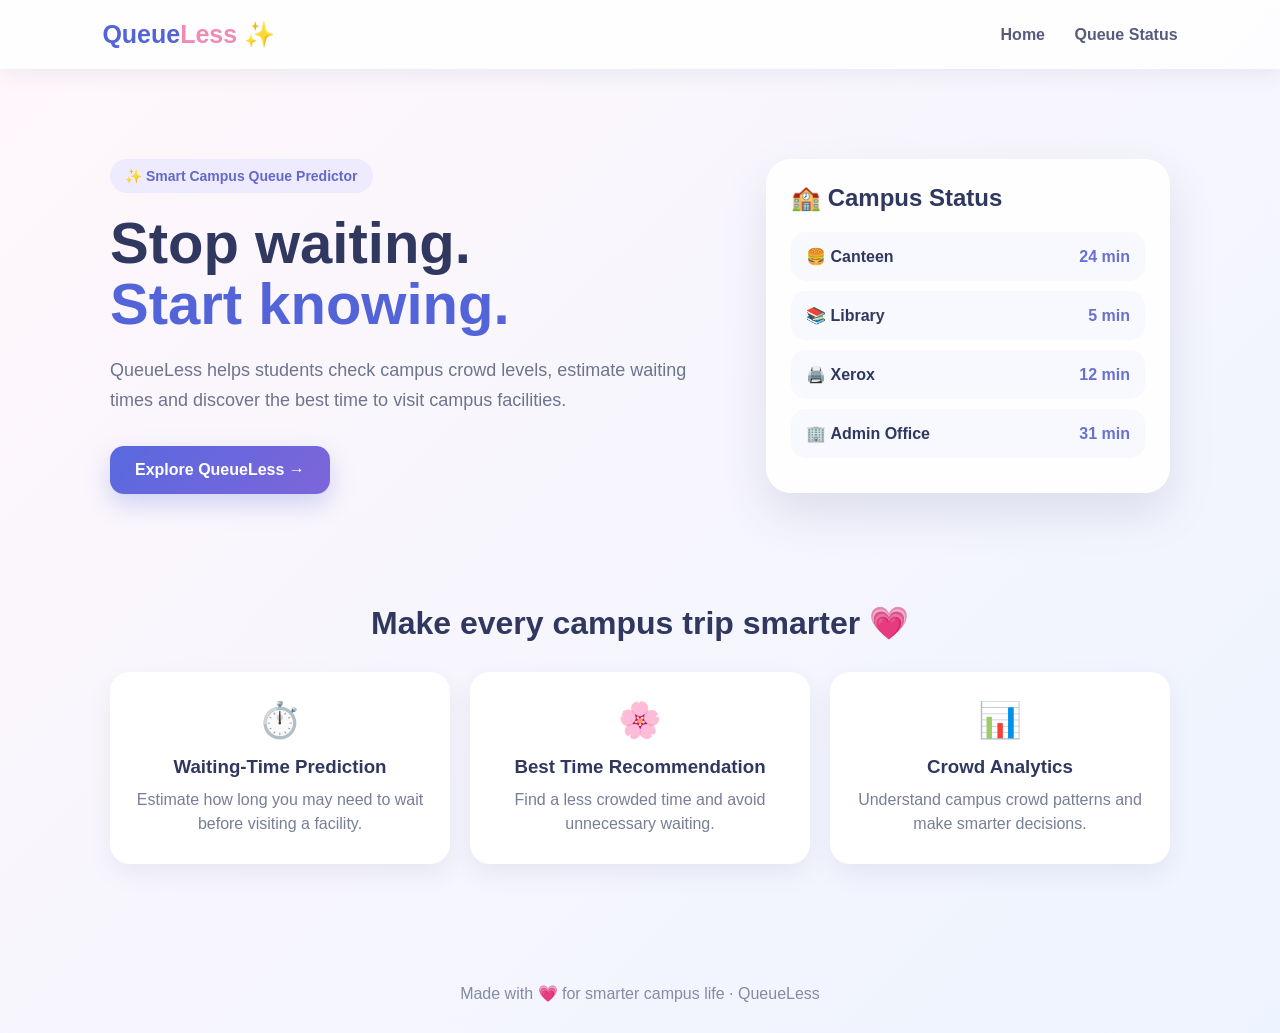
<file: index.html>
<!DOCTYPE html>
<html lang="en">

<head>
    <meta charset="UTF-8">
    <meta name="viewport" content="width=device-width, initial-scale=1.0">

    <title>QueueLess | Smart Campus</title>

    <style>
        * {
            box-sizing: border-box;
            margin: 0;
            padding: 0;
            font-family: Arial, sans-serif;
        }

        body {
            background: linear-gradient(135deg, #fff7fb, #eef4ff);
            color: #30385f;
            min-height: 100vh;
        }

        nav {
            width: 100%;
            padding: 20px 8%;
            display: flex;
            justify-content: space-between;
            align-items: center;
            background: rgba(255, 255, 255, 0.85);
            box-shadow: 0 5px 20px rgba(50, 60, 100, 0.08);
        }

        .logo {
            font-size: 25px;
            font-weight: bold;
            color: #5264d8;
        }

        .logo span {
            color: #f08bb8;
        }

        nav a {
            text-decoration: none;
            color: #555d7d;
            margin-left: 25px;
            font-weight: 600;
        }

        nav a:hover {
            color: #5264d8;
        }

        .hero {
            max-width: 1100px;
            margin: 70px auto;
            padding: 20px;
            display: grid;
            grid-template-columns: 1.2fr 0.8fr;
            gap: 50px;
            align-items: center;
        }

        .badge {
            display: inline-block;
            background: #eeeaff;
            color: #6369c9;
            padding: 9px 15px;
            border-radius: 30px;
            font-size: 14px;
            font-weight: bold;
            margin-bottom: 20px;
        }

        h1 {
            font-size: 58px;
            line-height: 1.05;
            margin-bottom: 20px;
        }

        h1 span {
            color: #5264d8;
        }

        .hero p {
            font-size: 18px;
            line-height: 1.7;
            color: #6d748e;
            margin-bottom: 30px;
        }

        .explore-btn {
            display: inline-block;
            text-decoration: none;
            background: linear-gradient(135deg, #5969df, #7d65d9);
            color: white;
            padding: 15px 25px;
            border-radius: 14px;
            font-weight: bold;
            box-shadow: 0 10px 25px rgba(82, 100, 216, 0.25);
            transition: 0.3s;
        }

        .explore-btn:hover {
            transform: translateY(-3px);
            box-shadow: 0 15px 30px rgba(82, 100, 216, 0.35);
        }

        .status-card {
            background: rgba(255, 255, 255, 0.9);
            padding: 25px;
            border-radius: 25px;
            box-shadow: 0 20px 45px rgba(60, 70, 120, 0.13);
        }

        .status-card h2 {
            margin-bottom: 20px;
        }

        .facility {
            display: flex;
            justify-content: space-between;
            align-items: center;
            padding: 15px;
            margin: 10px 0;
            border-radius: 15px;
            background: #f8f8ff;
        }

        .facility-name {
            font-weight: bold;
        }

        .wait {
            color: #6971cf;
            font-weight: bold;
        }

        .features {
            max-width: 1100px;
            margin: 20px auto 70px;
            padding: 20px;
            text-align: center;
        }

        .features h2 {
            font-size: 32px;
            margin-bottom: 30px;
        }

        .feature-grid {
            display: grid;
            grid-template-columns: repeat(3, 1fr);
            gap: 20px;
        }

        .feature {
            background: white;
            padding: 28px 20px;
            border-radius: 20px;
            box-shadow: 0 10px 25px rgba(60, 70, 120, 0.08);
        }

        .feature-icon {
            font-size: 35px;
            margin-bottom: 15px;
        }

        .feature h3 {
            margin-bottom: 10px;
        }

        .feature p {
            color: #777e96;
            line-height: 1.5;
        }

        footer {
            text-align: center;
            padding: 30px;
            color: #858ba2;
        }

        @media (max-width: 800px) {

            .hero {
                grid-template-columns: 1fr;
                margin-top: 30px;
            }

            h1 {
                font-size: 42px;
            }

            .feature-grid {
                grid-template-columns: 1fr;
            }

            nav {
                padding: 18px 5%;
            }
        }
    </style>
</head>

<body>

    <!-- NAVIGATION -->

    <nav>

        <div class="logo">
            Queue<span>Less</span> ✨
        </div>

        <div>
            <a href="/">Home</a>
            <a href="/queue">Queue Status</a>
        </div>

    </nav>


    <!-- HERO SECTION -->

    <section class="hero">

        <div>

            <div class="badge">
                ✨ Smart Campus Queue Predictor
            </div>

            <h1>
                Stop waiting.<br>
                <span>Start knowing.</span>
            </h1>

            <p>
                QueueLess helps students check campus crowd levels,
                estimate waiting times and discover the best time
                to visit campus facilities.
            </p>

            <a href="/queue" class="explore-btn">
                Explore QueueLess →
            </a>

        </div>


        <!-- CAMPUS STATUS -->

        <div class="status-card">

            <h2>🏫 Campus Status</h2>

            <div class="facility">
                <div>
                    🍔 <span class="facility-name">Canteen</span>
                </div>

                <div class="wait">
                    24 min
                </div>
            </div>

            <div class="facility">
                <div>
                    📚 <span class="facility-name">Library</span>
                </div>

                <div class="wait">
                    5 min
                </div>
            </div>

            <div class="facility">
                <div>
                    🖨️ <span class="facility-name">Xerox</span>
                </div>

                <div class="wait">
                    12 min
                </div>
            </div>

            <div class="facility">
                <div>
                    🏢 <span class="facility-name">Admin Office</span>
                </div>

                <div class="wait">
                    31 min
                </div>
            </div>

        </div>

    </section>


    <!-- FEATURES -->

    <section class="features">

        <h2>Make every campus trip smarter 💗</h2>

        <div class="feature-grid">

            <div class="feature">

                <div class="feature-icon">
                    ⏱️
                </div>

                <h3>
                    Waiting-Time Prediction
                </h3>

                <p>
                    Estimate how long you may need to wait
                    before visiting a facility.
                </p>

            </div>


            <div class="feature">

                <div class="feature-icon">
                    🌸
                </div>

                <h3>
                    Best Time Recommendation
                </h3>

                <p>
                    Find a less crowded time and avoid
                    unnecessary waiting.
                </p>

            </div>


            <div class="feature">

                <div class="feature-icon">
                    📊
                </div>

                <h3>
                    Crowd Analytics
                </h3>

                <p>
                    Understand campus crowd patterns and
                    make smarter decisions.
                </p>

            </div>

        </div>

    </section>


    <footer>
        Made with 💗 for smarter campus life · QueueLess
    </footer>


</body>

</html>
</file>
